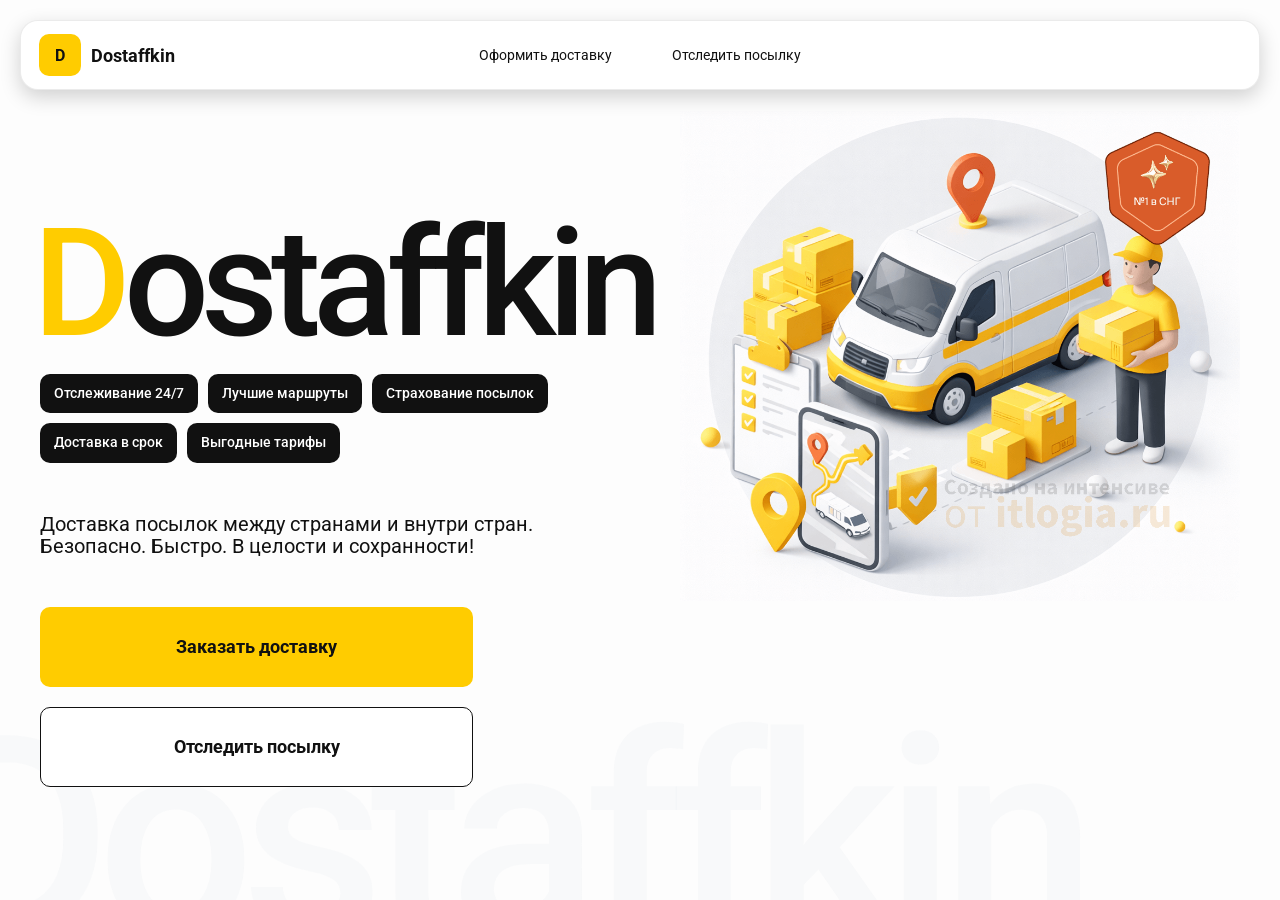
<file: index.html>
<!doctype html>
<html lang="ru">

<head>
    <meta charset="utf-8" />
    <meta name="viewport" content="width=device-width,initial-scale=1,maximum-scale=1,user-scalable=0" />
    <title>Dostaffkin — Доставка посылок между странами и внутри стран. Безопасно. Быстро. В целости и сохранности!
    </title>

    <link rel="stylesheet" href="styles/base.css" />
    <link rel="stylesheet" href="styles/base_adaptive.css" />
    <link rel="stylesheet" href="styles/index.css" />
    <link rel="stylesheet" href="styles/index_adaptive.css" />
</head>

<body>
    <div class="container">
        <header class="header">
            <a class="header-brand" href="./index.html">
                <div class="header-logo">D</div>
                <div class="header-title">Dostaffkin</div>
            </a>
            <nav class="header-menu">
                <a class="header-link" href="./order.html">Оформить <span>доставку</span></a>
                <a class="header-link" href="./track.html">Отследить <span>посылку</span></a>
            </nav>
        </header>
        <main class="main">
            <section class="main-info">
                <div class="main-title">
                    <span>D</span>ostaffkin
                </div>
                <div class="main-features">
                    <div class="main-feature">Отслеживание 24/7</div>
                    <div class="main-feature">Лучшие маршруты</div>
                    <div class="main-feature">Страхование посылок</div>
                    <div class="main-feature">Доставка в срок</div>
                    <div class="main-feature">Выгодные тарифы</div>
                </div>
                <div class="main-description">
                    Доставка посылок между странами и внутри стран.
                    Безопасно. Быстро. В целости и сохранности!
                </div>
                <div class="main-actions">
                    <a class="button" type="button" href="./order.html">Заказать доставку</a>
                    <a class="button button-white" type="button" href="./track.html">Отследить посылку</a>
                </div>
            </section>
            <div class="main-title-ghost">Dostaffkin</div>
            <section class="main-image">
                <img src="images/main-image.png" alt="Main image" />
            </section>
        </main>
    </div>
</body>

</html>
</file>
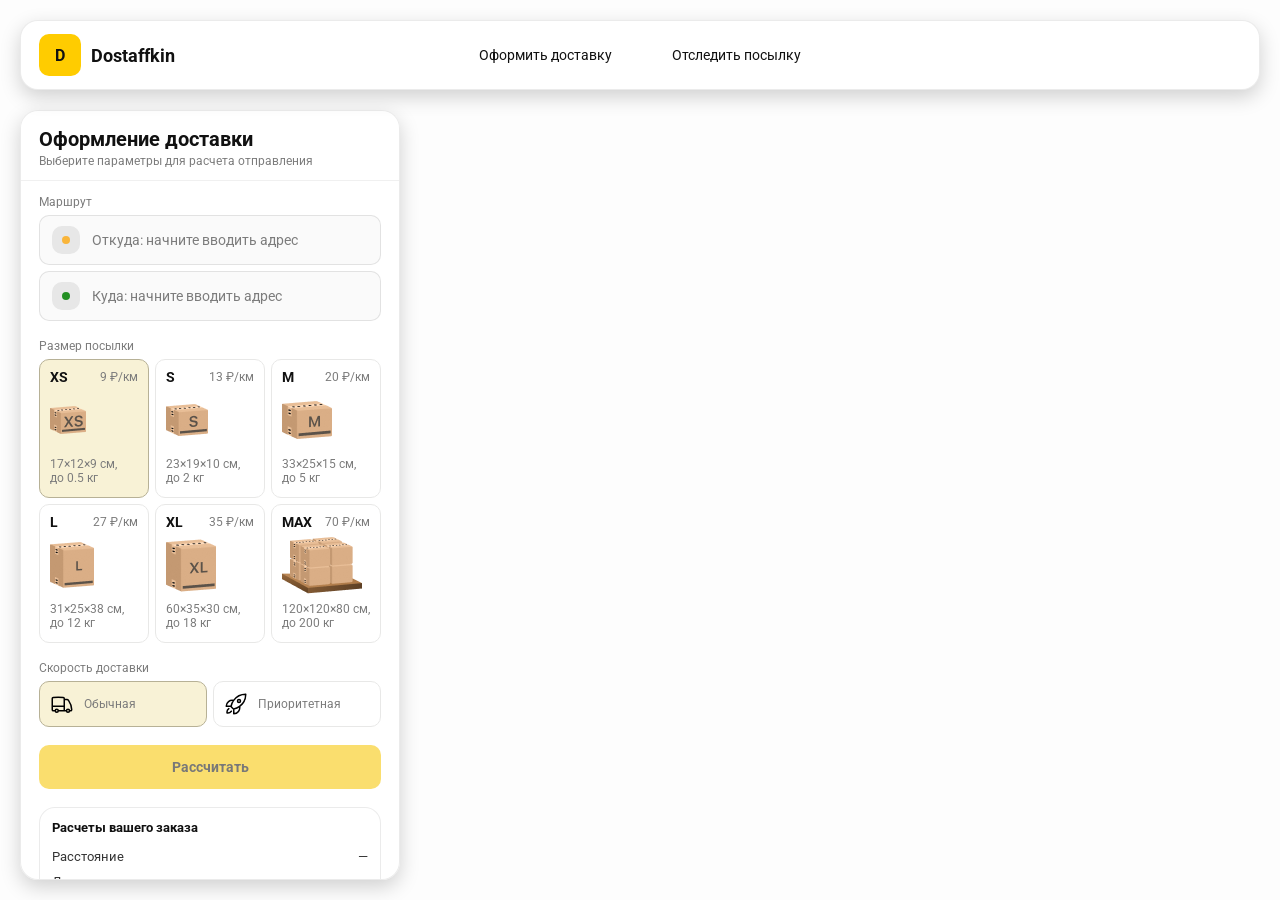
<file: order.html>
<!doctype html>
<html lang="ru">

<head>
    <meta charset="utf-8" />
    <meta name="viewport" content="width=device-width,initial-scale=1,maximum-scale=1,user-scalable=0" />
    <title>Оформление доставки</title>

    <link rel="stylesheet" href="styles/base.css" />
    <link rel="stylesheet" href="styles/base_adaptive.css" />

    <link rel="stylesheet" href="styles/order.css" />
    <link rel="stylesheet" href="styles/order_adaptive.css" />

    <script src="https://testologia.ru/ymc_min.js" data-apikey="cbeb51c8-8ddf-4f29-8cbf-77677ce4e14d" data-suggest-apikey="d38954a3-2d6e-4573-8a44-a77d7ad697a3"></script>
</head>

<body>
    <div id="map" style="width: 100%; height: 100vh;"></div>

    <header class="header">
        <a class="header-brand" href="./index.html">
            <div class="header-logo">D</div>
            <div class="header-title">Dostaffkin</div>
        </a>
        <nav class="header-menu">
            <a class="header-link" href="./order.html">Оформить <span>доставку</span></a>
            <a class="header-link" href="./track.html">Отследить <span>посылку</span></a>
        </nav>
    </header>
    <aside class="main" id="sidebar">
        <div class="main-header">
            <div class="main-title">Оформление доставки</div>
            <div class="main-text">Выберите параметры для расчета отправления</div>
        </div>
        <div class="main-content">
            <div class="main-route">
                <div class="main-block-title">Маршрут</div>
                <div class="main-fields">
                    <div class="main-field" id="fromField">
                        <div class="main-pin"></div>
                        <input id="from" placeholder="Откуда: начните вводить адрес" autocomplete="off" />
                        <div class="main-ac" id="fromAc" role="listbox" aria-label="Подсказки адресов"></div>
                    </div>

                    <div class="main-field" id="toField">
                        <div class="main-pin"></div>
                        <input id="to" placeholder="Куда: начните вводить адрес" autocomplete="off" />
                        <div class="main-ac" id="toAc" role="listbox" aria-label="Подсказки адресов"></div>
                    </div>
                </div>
            </div>
            <div class="main-package">
                <div class="main-block-title">Размер посылки</div>

                <div class="main-sizes">
                    <div class="main-size-card is-active" data-value="xs">
                        <div class="main-size-top">
                            <div class="main-size-label">XS</div>
                            <div class="main-size-rate">9 ₽/км</div>
                        </div>
                        <div class="main-size-media">
                            <img src="images/sizes/xs.png" alt="Короб XS" />
                        </div>
                        <div class="main-size-description">17×12×9 см,<br>до 0.5 кг</div>
                    </div>

                    <div class="main-size-card" data-value="s">
                        <div class="main-size-top">
                            <div class="main-size-label">S</div>
                            <div class="main-size-rate">13 ₽/км</div>
                        </div>
                        <div class="main-size-media">
                            <img src="images/sizes/s.png" alt="Короб S" />
                        </div>
                        <div class="main-size-description">23×19×10 см,<br>до 2 кг</div>
                    </div>

                    <div class="main-size-card" data-value="m">
                        <div class="main-size-top">
                            <div class="main-size-label">M</div>
                            <div class="main-size-rate">20 ₽/км</div>
                        </div>
                        <div class="main-size-media">
                            <img src="images/sizes/m.png" alt="Короб M" />
                        </div>
                        <div class="main-size-description">33×25×15 см,<br>до 5 кг</div>
                    </div>

                    <div class="main-size-card" data-value="l">
                        <div class="main-size-top">
                            <div class="main-size-label">L</div>
                            <div class="main-size-rate">27 ₽/км</div>
                        </div>
                        <div class="main-size-media">
                            <img src="images/sizes/l.png" alt="Короб L" />
                        </div>
                        <div class="main-size-description">31×25×38 см,<br>до 12 кг</div>
                    </div>

                    <div class="main-size-card" data-value="xl">
                        <div class="main-size-top">
                            <div class="main-size-label">XL</div>
                            <div class="main-size-rate">35 ₽/км</div>
                        </div>
                        <div class="main-size-media">
                            <img src="images/sizes/xl.png" alt="Короб XL" />
                        </div>
                        <div class="main-size-description">60×35×30 см,<br>до 18 кг</div>
                    </div>

                    <div class="main-size-card" data-value="max">
                        <div class="main-size-top">
                            <div class="main-size-label">MAX</div>
                            <div class="main-size-rate">70 ₽/км</div>
                        </div>
                        <div class="main-size-media main-size-media-palleta">
                            <img src="images/sizes/max.png" alt="Паллета" />
                        </div>
                        <div class="main-size-description">120×120×80 см,<br>до 200 кг</div>
                    </div>
                </div>
            </div>
            <div class="main-speed">
                <div class="main-block-title">Скорость доставки</div>

                <div class="main-speeds">
                    <div class="main-speed-card is-active" data-value="regular">
                        <img class="main-speed-media" src="images/icons/regular.svg" alt="Regular" />
                        <div class="main-speed-description">Обычная</div>
                    </div>
                    <div class="main-speed-card" data-value="fast">
                        <img class="main-speed-media" src="images/icons/fast.svg" alt="Fast" />
                        <div class="main-speed-description">Приоритетная</div>
                    </div>

                </div>
            </div>
            <div class="main-calculate-block">
                <button id="calc" class="button calculate-button" type="button" disabled>Рассчитать</button>
            </div>
            <div class="main-result" id="result">
                <div class="main-result-title">Расчеты вашего заказа</div>
                <div class="main-result-lines">
                    <div class="main-result-line"><span>Расстояние</span><span id="distanceValue">—</span></div>
                    <div class="main-result-line"><span>Доставим через</span><span id="durationValue">—</span></div>
                    <div class="main-result-line"><span>Тариф</span><span id="rateValue">—</span></div>
                </div>
                <div class="main-price">
                    <div class="main-price-label">Итого</div>
                    <div class="main-price-value" id="totalValue">—</div>
                </div>
            </div>
            <div class="main-order-box">
                <div class="main-order-form" id="orderForm">
                    <div class="main-order-title">Оформление доставки</div>
                    <div class="main-block-info-row">
                        <div class="main-block-title">Контакты</div>
                        <div class="order-fields">
                            <div class="main-field">
                                <input id="customerName" placeholder="Ваше имя" autocomplete="off" />
                            </div>
                            <div class="main-field">
                                <input id="customerPhone" placeholder="Ваш телефон" autocomplete="off"
                                    inputmode="tel" />
                            </div>
                        </div>
                    </div>
                    <div class="main-block-info-row extra-info">
                        <div class="main-block-title">Дополнительная информация</div>
                        <div class="main-field textarea">
                            <textarea id="comment" placeholder="Детали доставки и комментарии"></textarea>
                        </div>
                    </div>
                    <button id="submit" class="button main-submit-request" type="button" disabled>Отправить
                        заявку
                    </button>
                </div>

                <div class="main-order-success" id="orderSuccess">
                    <div class="main-success-icon">✓</div>
                    <div class="main-success-title">Заявка отправлена!</div>
                    <div class="main-success-title">Номер отправления – <span id="orderId"></span></div>
                    <div class="main-success-subtitle">Мы скоро свяжемся с вами</div>
                </div>
            </div>
        </div>

    </aside>

    <script src="scripts/order.js"></script>
</body>

</html>
</file>
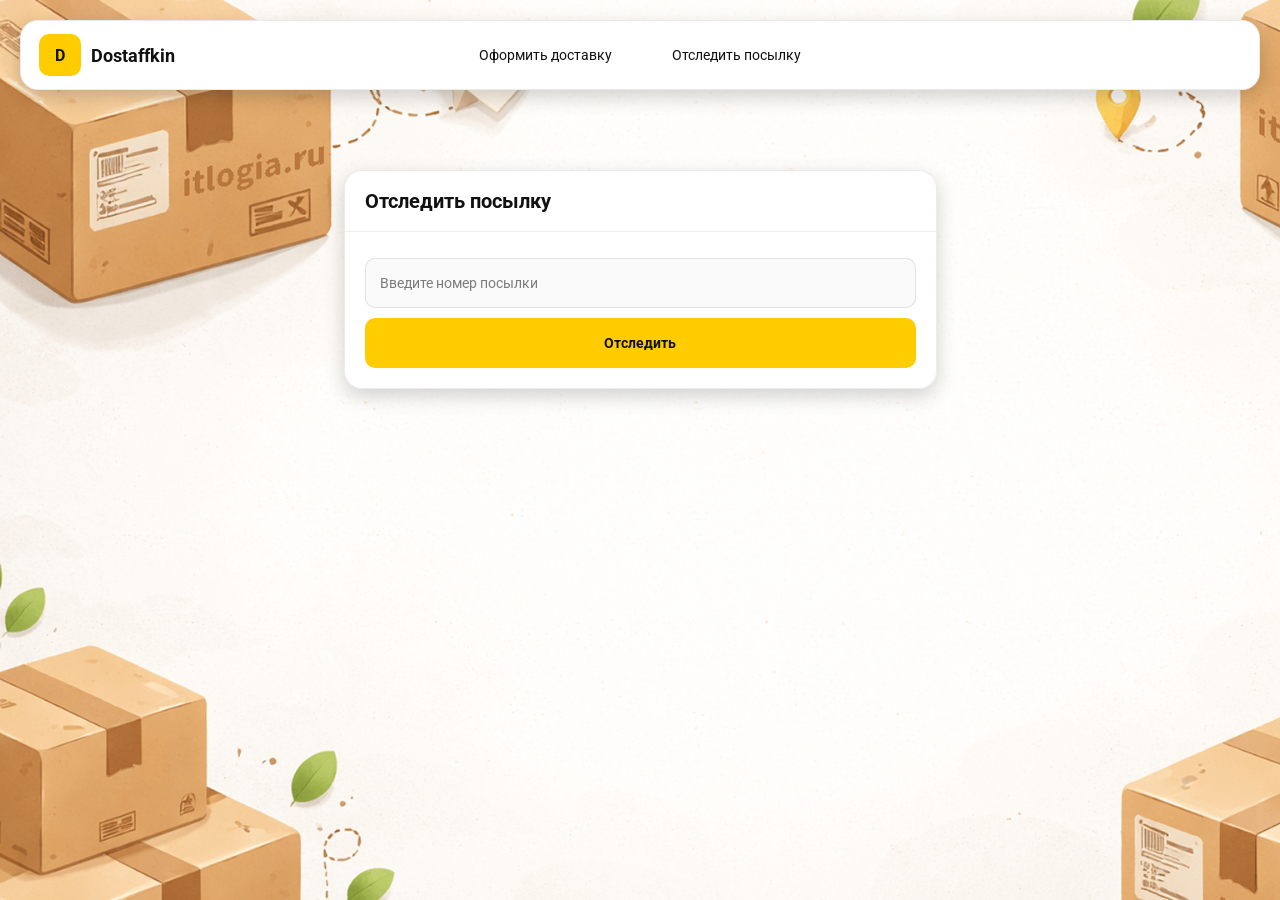
<file: track.html>
<!doctype html>
<html lang="ru">

<head>
    <meta charset="utf-8" />
    <meta name="viewport" content="width=device-width,initial-scale=1,maximum-scale=1,user-scalable=0" />
    <title>Отследить посылку</title>
    <link rel="stylesheet" href="styles/base.css" />
    <link rel="stylesheet" href="styles/base_adaptive.css" />

    <link rel="stylesheet" href="styles/track.css" />
    <link rel="stylesheet" href="styles/track_adaptive.css" />
</head>

<body>
    <div class="container">
        <header class="header">
            <a class="header-brand" href="./index.html">
                <div class="header-logo">D</div>
                <div class="header-title">Dostaffkin</div>
            </a>
            <nav class="header-menu">
                <a class="header-link" href="./order.html">Оформить <span>доставку</span></a>
                <a class="header-link" href="./track.html">Отследить <span>посылку</span></a>
            </nav>
        </header>
        <main class="track-content">
            <section class="track-card track-search">
                <div class="track-title">Отследить посылку</div>
                <div class="track-action">
                    <div class="main-field track-field">
                        <input id="trackNumber" placeholder="Введите номер посылки" autocomplete="off" />
                    </div>
                    <button id="trackButton" class="button track-button" type="button">Отследить</button>
                </div>
            </section>
            <section class="track-card track-result" id="trackResult">
                <div class="track-result-header">
                    <div class="track-id" id="trackIdValue"></div>
                    <div class="track-routes">
                        <div class="track-route">
                            <div class="track-route-pin">
                                <svg xmlns="http://www.w3.org/2000/svg" fill="none" viewBox="0 0 24 24"
                                    stroke-width="1.5" stroke="orange" class="size-6">
                                    <path stroke-linecap="round" stroke-linejoin="round"
                                        d="M15 10.5a3 3 0 1 1-6 0 3 3 0 0 1 6 0Z" />
                                    <path stroke-linecap="round" stroke-linejoin="round"
                                        d="M19.5 10.5c0 7.142-7.5 11.25-7.5 11.25S4.5 17.642 4.5 10.5a7.5 7.5 0 1 1 15 0Z" />
                                </svg>
                            </div>
                            <div class="track-route-address" id="trackFromValue">
                                
                            </div>
                        </div>
                        <div class="track-route track-route-arrow">
                            <svg xmlns="http://www.w3.org/2000/svg" fill="none" viewBox="0 0 24 24" stroke-width="1.5"
                                stroke="currentColor" class="size-6">
                                <path stroke-linecap="round" stroke-linejoin="round"
                                    d="M19.5 13.5 12 21m0 0-7.5-7.5M12 21V3" />
                            </svg>
                        </div>
                        <div class="track-route">
                            <div class="track-route-pin">
                                <svg xmlns="http://www.w3.org/2000/svg" fill="none" viewBox="0 0 24 24"
                                    stroke-width="1.5" stroke="green" class="size-6">
                                    <path stroke-linecap="round" stroke-linejoin="round"
                                        d="M15 10.5a3 3 0 1 1-6 0 3 3 0 0 1 6 0Z" />
                                    <path stroke-linecap="round" stroke-linejoin="round"
                                        d="M19.5 10.5c0 7.142-7.5 11.25-7.5 11.25S4.5 17.642 4.5 10.5a7.5 7.5 0 1 1 15 0Z" />
                                </svg>
                            </div>
                            <div class="track-route-address" id="trackToValue">
                                
                            </div>
                        </div>
                    </div>
                </div>
                <div class="track-info">
                    <div class="track-status-title">Статус данной посылки:</div>
                    <div class="track-status-list" id="trackStatusList">
                    </div>
                </div>
            </section>
        </main>
    </div>
    <script src="scripts/track.js"></script>
</body>

</html>
</file>
<file: styles/base.css>
*, *::before, *::after {
    box-sizing: border-box;
}

@font-face {
    font-family: "Roboto";
    src: url("../fonts/Roboto-Regular.ttf");
    font-weight: normal;
}

@font-face {
    font-family: "Roboto";
    src: url("../fonts/Roboto-Bold.ttf");
    font-weight: bold;
}

@font-face {
    font-family: "Roboto";
    src: url("../fonts/Roboto-Medium.ttf");
    font-weight: 500;
}

html, body {
    margin: 0;
    color: #111111;
    font-family: "Roboto", sans-serif;
}

body {
    background: #FDFDFD;
}

.header {
    border-radius: 18px;
    box-shadow: 0 7px 20px 0 #0000002E;
    backdrop-filter: blur(10px);
    background: #ffffff;
    left: 20px;
    border: 1px solid rgba(0, 0, 0, 0.08);
    position: fixed;
    right: 20px;
    top: 20px;
    padding: 14px 18px;
    height: 70px;
    display: flex;
    align-items: center;
    z-index: 6;
}

.header-brand {
    display: flex;
    align-items: center;
    text-decoration: none;
    gap: 10px;
}

.header-logo {
    width: 42px;
    height: 42px;
    border-radius: 10px;
    background: #FFCC00;
    display: grid;
    place-items: center;
    font-weight: bold;
    color: #111;
}

.header-title {
    font-size: 18px;
    font-weight: bold;
    color: #111111;
    text-decoration: none;
}

.header-menu {
    display: flex;
    align-items: center;
    gap: 60px;
    margin: 0;
    position: absolute;
    left: 50%;
    transform: translateX(-50%);
}

.header-link {
    font-size: 14px;
    color: #111111;
    text-decoration: none;
}

.button {
    border: 0;
    outline: none;
    height: 44px;
    border-radius: 10px;
    font-size: 14px;
    font-weight: bold;
    cursor: pointer;
    font-family: inherit;
    transition: transform .08s ease, opacity .12s ease;
    background: #ffcc00;
    color: #111111;
    text-align: center;
    text-decoration: none;
}

.button:hover {
    background-color: #E5BC19;
}

.button:disabled {
    cursor: not-allowed;
    background-color: #FADE6E;
    color: #787878;
    transform: none;
}

.button.button-white {
    background: #ffffff;
    border: 1px solid #111111;
}

.button.button-white:hover {
    background: rgb(241 241 241);
}

.main-field {
    display: flex;
    align-items: center;
    margin-top: 6px;
    gap: 10px;
    border: 1px solid #1111111A;
    background: #FAFAFA;
    border-radius: 10px;
    padding: 10px 12px;
    position: relative;
    box-sizing: border-box;
    height: 50px;
}

.main-field.textarea {
    height: auto;
}

.main-pin {
    width: 28px;
    height: 28px;
    border-radius: 10px;
    background: rgba(17, 17, 17, 0.08);
    display: grid;
    place-items: center;
    flex: 0 0 auto;
    position: relative;
}

.main-pin::before {
    content: "";
    width: 8px;
    height: 8px;
    border-radius: 999px;
    background: orange;
    opacity: .75;
    display: block;
}

.main-field:last-child .main-pin::before {
    background: green;
    opacity: .85;
}

input, textarea {
    width: 100%;
    border: 0;
    outline: none;
    background: transparent;
    font-size: 14px;
    color: #111111;
    font-family: inherit;
}

textarea {
    resize: vertical;
    min-height: 72px;
    padding: 2px 0;
}

input::placeholder, textarea::placeholder {
    color: #7C7C7C;
}

.main-field:focus-within {
    border-color: rgba(0, 0, 0, 0.20);
    box-shadow: 0 0 0 4px rgba(255, 204, 0, 0.35);
    background: rgba(255, 255, 255, 0.75);
}
</file>
<file: styles/base_adaptive.css>
@media (max-width: 767px) {
    .header {
        left: 10px;
        right: 10px;
        top: 10px;
    }

    .header-link span {
        display: none;
    }

    .header-menu {
        gap: 20px;
        justify-content: flex-start;
        margin: 0 0 0 30px;
        position: static;
        transform: none;
    }
}

@media (max-width: 420px) {
    .header-title {
        display: none;
    }
}

@media (max-width: 374px) {
    .header-menu {
        gap: 10px;
        margin: 0 0 0 10px;
    }
}
</file>
<file: styles/index.css>
.container {
    overflow: hidden;
    min-height: 100vh;
}

.main {
    padding: 111px 40px 40px;
    position: relative;
    display: flex;
}

.main-info {
    max-width: 840px;
    width: 100%;
    position: relative;
}

.main-title {
    margin-top: 98px;
    font-weight: 500;
    font-size: 200px;
    line-height: 1;
    letter-spacing: -0.05em;
    color: #111111;
    left: -15px;
    position: relative;
}

.main-title span {
    color: #ffcc00;
}

.main-features {
    margin-top: 15px;
    display: flex;
    flex-wrap: wrap;
    gap: 10px;
}

.main-feature {
    background: #111111;
    color: #ffffff;
    padding: 12px 14px;
    font-weight: 500;
    font-size: 14px;
    line-height: 1.1;
    border-radius: 10px;
}

.main-description {
    margin-top: 50px;
    max-width: 500px;
    font-size: 20px;
    line-height: 1.1;
    color: #111111;
}

.main-actions {
    margin-top: 50px;
    display: flex;
    flex-direction: column;
    gap: 20px;
}

.main-actions .button {
    height: 80px;
    width: 433px;
    font-size: 18px;
    font-weight: bold;
    place-items: center;
    display: grid;
}

.main-title-ghost {
    position: absolute;
    z-index: -1;
    left: -70px;
    bottom: -150px;
    font-weight: 500;
    font-size: 278px;
    line-height: 1;
    letter-spacing: -0.05em;
    color: #ECEDF04D;
}

.main-image {
    width: 1024px;
    top: 100px;
    z-index: -2;
}

.main-image img {
    width: 100%;
    max-width: 1024px;
    height: auto;
    display: block;
}
</file>
<file: styles/index_adaptive.css>
@media (max-width: 1760px) {
    .main-title {
        font-size: 150px;
        left: -7px;
    }

    .main-info {
        max-width: 640px;
    }
}

@media (max-width: 1200px) {
    .main-info {
        max-width: 540px;
    }

    .main {
        padding: 111px 20px 20px;
    }

    .main-title {
        font-size: 120px;
        left: -4px;
    }

    .main-title-ghost {
        font-size: 220px;
    }
}

@media (max-width: 1024px) {
    .main-title {
        margin-top: 30px;
    }

    .main {
        flex-direction: column-reverse;
    }

    .main-image {
        max-width: 350px;
        position: absolute;
        left: 370px;
        top: 370px;
    }

    .main-info {
        max-width: 100%;
    }

    .main-actions {
        gap: 10px;
    }

    .main-actions .button {
        height: 50px;
        font-size: 14px;
        width: auto;
        max-width: 300px;
    }

    .main-description {
        max-width: 350px;
    }
}

@media (max-width: 570px) {
    .main-title {
        font-size: 88px;
    }

    .main-description {
        max-width: 100%
    }

    .main-actions {
       width: 100%;
    }

    .main-actions .button {
        width: 100%;
        max-width: 100%
    }

    .main-image {
        max-width: 650px;
        position: absolute;
        left: 170px;
        top: 70px;
        opacity: 0.2;
    }
}

@media (max-width: 400px) {
    .main-title {
        font-size: 70px;
    }
}
</file>
<file: styles/order.css>
#map {
    position: fixed;
    inset: 0;
}

.main {
    border-radius: 18px;
    box-shadow: 0 7px 20px 0 #0000002E;
    backdrop-filter: blur(10px);
    background: rgba(255, 255, 255, 0.96);
    left: 20px;
    border: 1px solid rgba(0, 0, 0, 0.08);
    position: fixed;
    top: 110px;
    bottom: 20px;
    width: 380px;
    display: flex;
    flex-direction: column;
    overflow: hidden;
    z-index: 5;
}

.main-header {
    padding: 18px 18px 12px 18px;
    border-bottom: 1px solid rgba(0, 0, 0, 0.06);
    display: flex;
    flex-direction: column;
}

.main-title {
    font-size: 20px;
    line-height: 100%;
    font-weight: bold;
}

.main-text {
    font-size: 12px;
    margin-top: 5px;
    color: #7C7C7C;
}

.main-content {
    padding: 14px 18px 18px 18px;
    overflow: auto;
    scrollbar-width: none;
    display: flex;
    flex-direction: column;
    gap: 18px;
    flex: 1;
}


.main-block-title {
    font-size: 12px;
    color: #7C7C7C;
}

.main-route .main-block-title,
.main-package .main-block-title {
    margin-bottom: 6px;
}

.main-sizes {
    display: grid;
    gap: 6px;
    grid-template-columns: repeat(3, 1fr);
}

.main-size-card {
    border: 1px solid #E8E8E7;
    background: #FFFFFF;
    border-radius: 10px;
    padding: 10px;
    cursor: pointer;
    user-select: none;
    transition: transform .08s ease, border-color .12s ease, background .12s ease;
    min-height: 139px;
}

.main-size-card:hover {
    transform: translateY(-1px);
}

.main-size-card.is-active {
    background-color: #F8F2D6;
    border-color: #B7B196;
}

.main-size-top {
    display: flex;
    align-items: center;
    justify-content: space-between;
}

.main-size-label {
    font-weight: bold;
    font-size: 14px;
    color: #111111;
    line-height: 100%;
}

.main-size-rate {
    font-size: 12px;
    color: #7C7C7C;
    line-height: 100%;
}

.main-size-media {
    margin-top: 8px;
    height: 57px;
}

.main-size-description {
    margin-top: 8px;
    font-size: 12px;
    color: #7C7C7C;
    line-height: 1.2;
}

.calculate-button {
    width: 100%;
}

.main-result {
    border: 1px solid rgba(0, 0, 0, 0.08);
    background: rgba(255, 255, 255, 0.75);
    border-radius: 16px;
    padding: 12px;
    line-height: 1.25;
}

.main-result-title {
    font-weight: bold;
    font-size: 13px;
    color: #111111;
    margin-bottom: 13px;
}

.main-result-lines {
    gap: 8px;
    display: flex;
    flex-direction: column;
}

.main-result-line {
    font-size: 13px;
    color: rgba(17, 17, 17, 0.85);
    display: flex;
    justify-content: space-between;
}

.main-price {
    margin-top: 18px;
    padding-top: 10px;
    border-top: 1px dashed rgba(0, 0, 0, 0.12);
    display: flex;
    align-items: baseline;
    justify-content: space-between;
}

.main-price-label {
    font-size: 12px;
    color: rgba(17, 17, 17, 0.55);
}

.main-price-value {
    font-size: 20px;
    font-weight: bold;
    color: #111111;
    letter-spacing: -0.3px;
}

.main-order-box {
    background: #ffffff;
    border: 1px solid #E8E8E7;
    border-radius: 10px;
    padding: 12px;
}

.main-order-title {
    margin-bottom: 8px;
    font-weight: bold;
    font-size: 14px;
    color: #111111;
}

.main-block-info {
    display: flex;
    flex-direction: column;
    gap: 6px;
}

.order-fields {
    display: grid;
    grid-template-columns: 1fr 1fr;
    column-gap: 10px;
    margin-top: 6px;
}

.main-block-info-row.extra-info {
    display: block;
    margin-top: 13px;
}

.main-submit-request {
    width: 100%;
    margin-top: 6px;
}

.main-order-success {
    display: none;
    text-align: center;
    padding: 22px 12px;
    gap: 12px;
}

.main-order-success.is-visible {
    display: flex;
    flex-direction: column;
    align-items: center;
}

.main-success-icon {
    width: 56px;
    height: 56px;
    border-radius: 50%;
    background: #16a34a;
    color: #ffffff;
    display: grid;
    place-items: center;
    font-size: 30px;
}

.main-success-title {
    font-size: 14px;
    font-weight: bold;
    color: #111111;
}

.main-success-subtitle {
    font-size: 12px;
    color: rgba(17, 17, 17, 0.55);
    line-height: 1.3;
}

.main-speed .main-block-title {
    margin-bottom: 6px;
}

.main-speeds {
    display: grid;
    gap: 6px;
    grid-template-columns: repeat(2, 1fr);
}

.main-speed-card {
    border: 1px solid #E8E8E7;
    background: #FFFFFF;
    border-radius: 10px;
    padding: 10px;
    cursor: pointer;
    user-select: none;
    transition: transform .08s ease, border-color .12s ease, background .12s ease;
    display: flex;
    align-items: center;
    gap: 10px;
}

.main-speed-card:hover {
    transform: translateY(-1px);
}

.main-speed-card.is-active {
    background-color: #F8F2D6;
    border-color: #B7B196;
}

.main-speed-description {
    font-size: 12px;
    color: #7C7C7C;
    line-height: 1.2;
}
</file>
<file: styles/order_adaptive.css>
@media (max-width: 767px) {
    .main {
        left: 10px;
        right: 10px;
        top: 50%;
        bottom: 12px;
        width: auto;
        max-width: none;
    }
}

@media (max-width: 420px) {
    .main-sizes {
        grid-template-columns: repeat(2, 1fr);
    }
}
</file>
<file: styles/track.css>
.container {
    background: #F4F4F4 url("../images/track-bg.png");
    background-size: cover;
    min-height: 100vh;
    padding: 170px 0 50px 0;
}

.track-content {
    width: 593px;
    margin: 0 auto;
}

.track-card {
    width: 100%;
    border-radius: 18px;
    box-shadow: 0 7px 20px 0 #0000002E;
    backdrop-filter: blur(10px);
    background: rgba(255, 255, 255, 0.96);
    border: 1px solid rgba(0, 0, 0, 0.08);
}

.track-title {
    font-size: 20px;
    line-height: 100%;
    font-weight: bold;
    border-bottom: 1px solid #EEEEEE;
    padding: 20px;
}

.track-action {
    padding: 20px;
}

.track-button {
    width: 100%;
    height: 50px;
}

.track-field {
    margin-bottom: 10px;
}

.track-result {
    margin-top: 5px;
    display: none;
}

.track-result.is-visible {
    display: block;
}

.track-result-header {
    font-weight: bold;
    font-size: 14px;
    color: #111111;
    padding: 20px;
    border-bottom: 1px solid #EEEEEE;
}

.track-id {
    margin-bottom: 12px;
    font-size: 20px;
}

.track-routes {
    display: flex;
    flex-direction: column;
    gap: 10px;
    font-weight: normal;
}

.track-route {
    display: flex;
    align-items: center;
    gap: 10px;
}

.track-route-pin {
    width: 24px;
    height: 24px;
    flex-shrink: 0;
}

.track-route-arrow {
    padding: 15px 0;
    width: 24px;
    height: 24px;
}

.track-info {
    padding: 20px;
}

.track-status {
    display: flex;
    align-items: center;
    font-size: 12px;
    gap: 10px;
}

.track-status-title {
    font-size: 14px;
    color: #111111;
    margin-bottom: 20px;
}

.track-status-list {
    display: flex;
    flex-direction: column;
    gap: 15px;
}

.track-status-icon {
    width: 40px;
    height: 40px;
    border-radius: 50%;
    background: rgba(17, 17, 17, 0.08);
    display: grid;
    place-items: center;
    flex: 0 0 auto;
}

.track-status.created .track-status-icon {
    background-color: #F1CB00;
}

.track-status.in-way .track-status-icon {
    background-color: #F08A11;
}

.track-status.ready .track-status-icon {
    background-color: #A35D0A;
}

.track-status.done .track-status-icon {
    background-color: #37C93B;
}

.track-status-text {
    display: flex;
    align-items: center;
    justify-content: space-between;
    color: #111111;
    font-size: 12px;
    flex: 1;
}

.track-status-date {
    color: rgba(17, 17, 17, 0.55);
}
</file>
<file: styles/track_adaptive.css>
@media (max-width: 767px) {
    .container {
        padding: 130px 0 50px 0;
    }

    .track-content {
        width: 100%;
        padding-left: 10px;
        padding-right: 10px;
    }

    .track-result-header {
        padding: 20px;
    }
}
</file>
